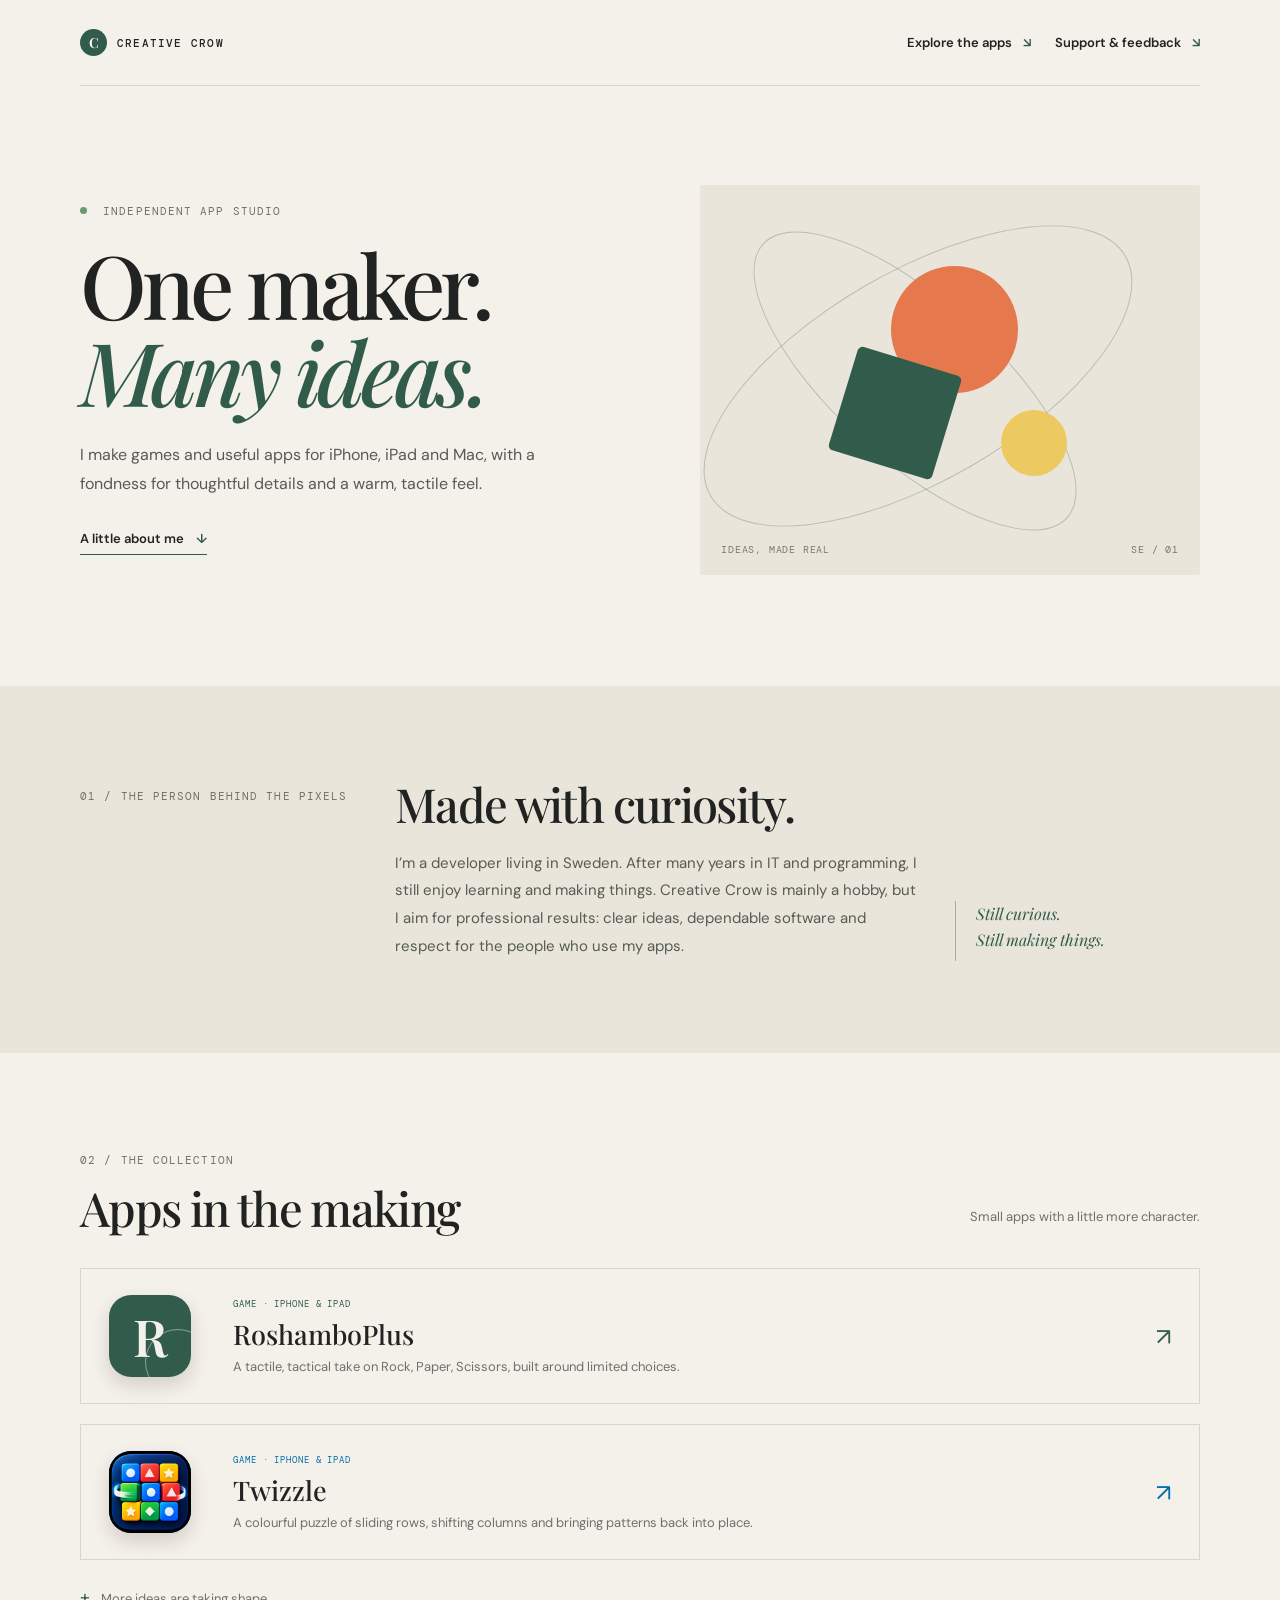
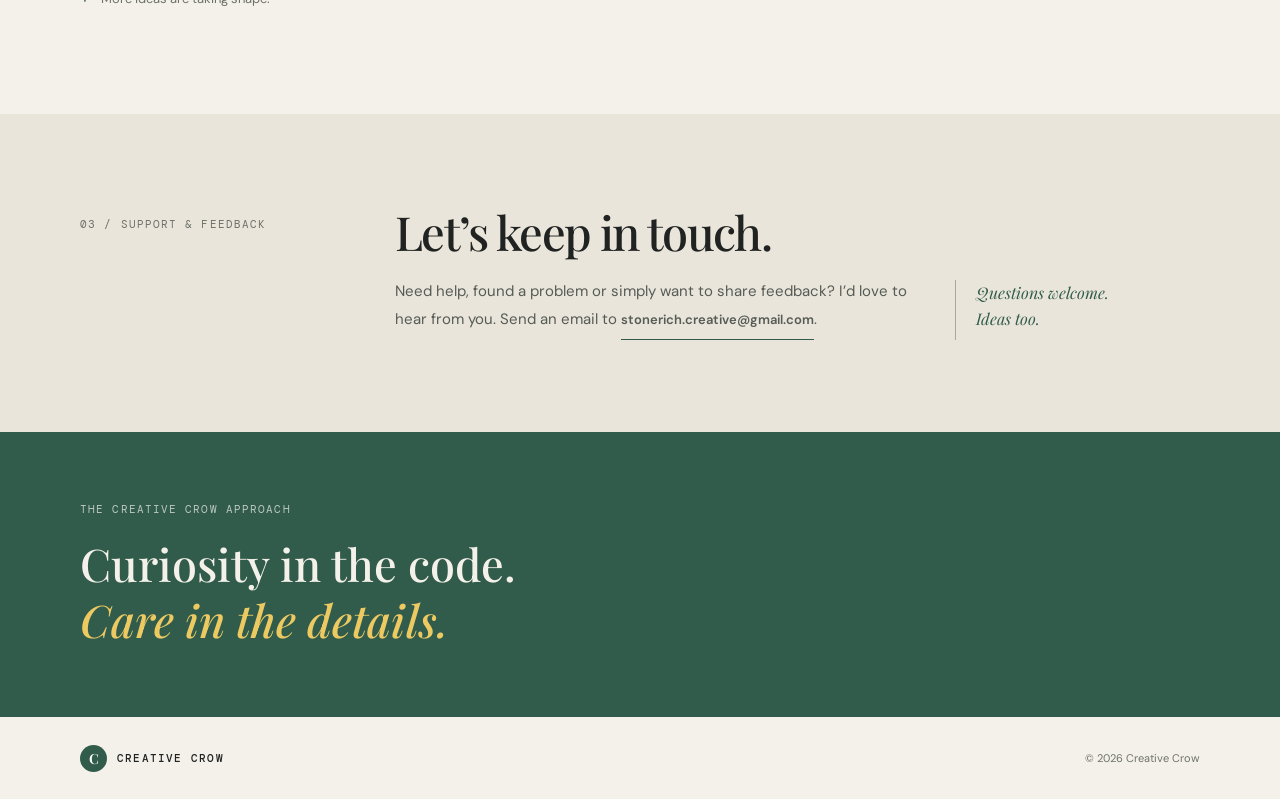
<file: index.html>
<!doctype html>
<html lang="en">
<head>
  <meta charset="utf-8">
  <meta name="viewport" content="width=device-width, initial-scale=1">
  <meta name="theme-color" content="#f4f1ea">
  <meta name="description" content="Independent iOS and Mac apps, thoughtfully made in Sweden by an experienced developer.">
  <title>Creative Crow — Independent apps, thoughtfully made</title>
  <link rel="stylesheet" href="styles.css">
</head>
<body>
  <header class="site-header wrap">
    <a class="wordmark" href="index.html" aria-label="Creative Crow home"><span class="wordmark-mark">C</span> CREATIVE CROW</a>
    <nav aria-label="Primary navigation">
      <a class="header-link" href="#apps">Explore the apps <span aria-hidden="true">↘</span></a>
      <a class="header-link" href="#support">Support &amp; feedback <span aria-hidden="true">↘</span></a>
    </nav>
  </header>

  <main>
    <section class="hero wrap">
      <div class="hero-copy">
        <p class="eyebrow"><span class="status-dot"></span> Independent app studio</p>
        <h1>One maker.<br><em>Many ideas.</em></h1>
        <p class="hero-lede">I make games and useful apps for iPhone, iPad and Mac, with a fondness for thoughtful details and a warm, tactile feel.</p>
        <a class="text-link" href="#about">A little about me <span aria-hidden="true">↓</span></a>
      </div>
      <div class="hero-art" aria-label="Creative Crow studio mark: three colourful shapes in motion" role="img">
        <div class="orbit orbit-one"></div><div class="orbit orbit-two"></div>
        <div class="art-sun"></div><div class="art-square"></div><div class="art-orb"></div>
        <span class="art-caption">IDEAS, MADE REAL</span>
        <span class="art-index">SE / 01</span>
      </div>
    </section>

    <section class="about-band" id="about">
      <div class="wrap about-grid">
        <p class="eyebrow">01 / The person behind the pixels</p>
        <div>
          <h2>Made with curiosity.</h2>
          <p>I’m a developer living in Sweden. After many years in IT and programming, I still enjoy learning and making things. Creative Crow is mainly a hobby, but I aim for professional results: clear ideas, dependable software and respect for the people who use my apps.</p>
        </div>
        <div class="about-note"><span class="note-line"></span><p>Still curious.<br>Still making things.</p></div>
      </div>
    </section>

    <section class="apps-section wrap" id="apps">
      <div class="section-heading">
        <div><p class="eyebrow">02 / The collection</p><h2>Apps in the making</h2></div>
        <p class="section-intro">Small apps with a little more character.</p>
      </div>
      <a class="app-card" href="roshambo-plus/">
        <div class="app-icon" aria-hidden="true"><span>R</span><i></i></div>
        <div class="app-info"><p class="eyebrow">GAME · iPhone &amp; iPad</p><h3>RoshamboPlus</h3><p>A tactile, tactical take on Rock, Paper, Scissors, built around limited choices.</p></div>
        <span class="card-arrow" aria-label="View RoshamboPlus">↗</span>
      </a>
      <a class="app-card twizzle-card" href="twizzle/">
        <div class="app-icon" aria-hidden="true"><img src="images/twizzle_icon.png" alt="" width="1024" height="1024" loading="lazy"></div>
        <div class="app-info"><p class="eyebrow">GAME · iPhone &amp; iPad</p><h3>Twizzle</h3><p>A colourful puzzle of sliding rows, shifting columns and bringing patterns back into place.</p></div>
        <span class="card-arrow" aria-label="View Twizzle">↗</span>
      </a>
      <p class="coming-note"><span>+</span> More ideas are taking shape.</p>
    </section>

    <section class="about-band" id="support">
      <div class="wrap about-grid">
        <p class="eyebrow">03 / Support &amp; feedback</p>
        <div>
          <h2>Let’s keep in touch.</h2>
          <p>Need help, found a problem or simply want to share feedback? I’d love to hear from you. Send an email to <a class="text-link" href="mailto:stonerich.creative@gmail.com">stonerich.creative@gmail.com</a>.</p>
        </div>
        <div class="about-note"><span class="note-line"></span><p>Questions welcome.<br>Ideas too.</p></div>
      </div>
    </section>

    <section class="closing-band">
      <div class="wrap closing-content"><p class="eyebrow">THE CREATIVE CROW APPROACH</p><p>Curiosity in the code.<br><em>Care in the details.</em></p></div>
    </section>
  </main>

  <footer class="site-footer wrap"><a class="wordmark" href="index.html"><span class="wordmark-mark">C</span> CREATIVE CROW</a><span>© <span id="year">2026</span> Creative Crow</span></footer>
</body>
</html>
</file>
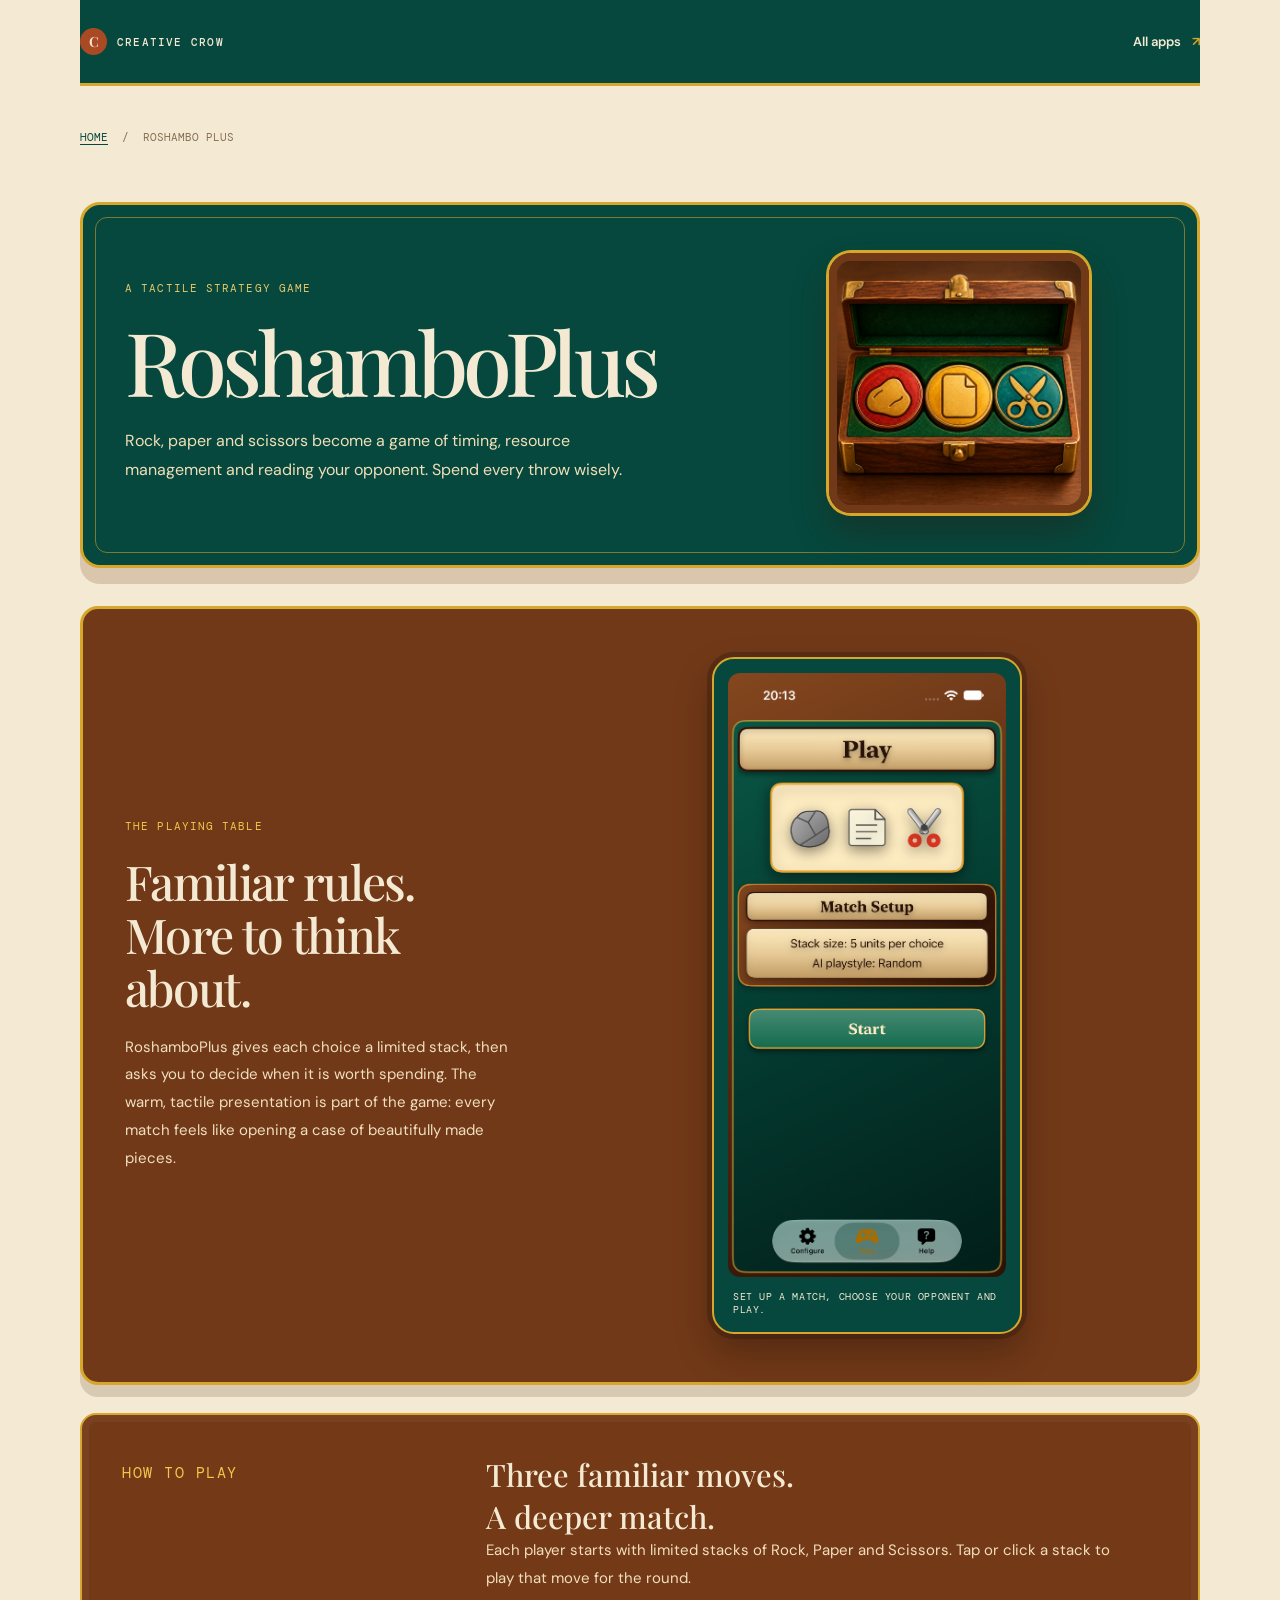
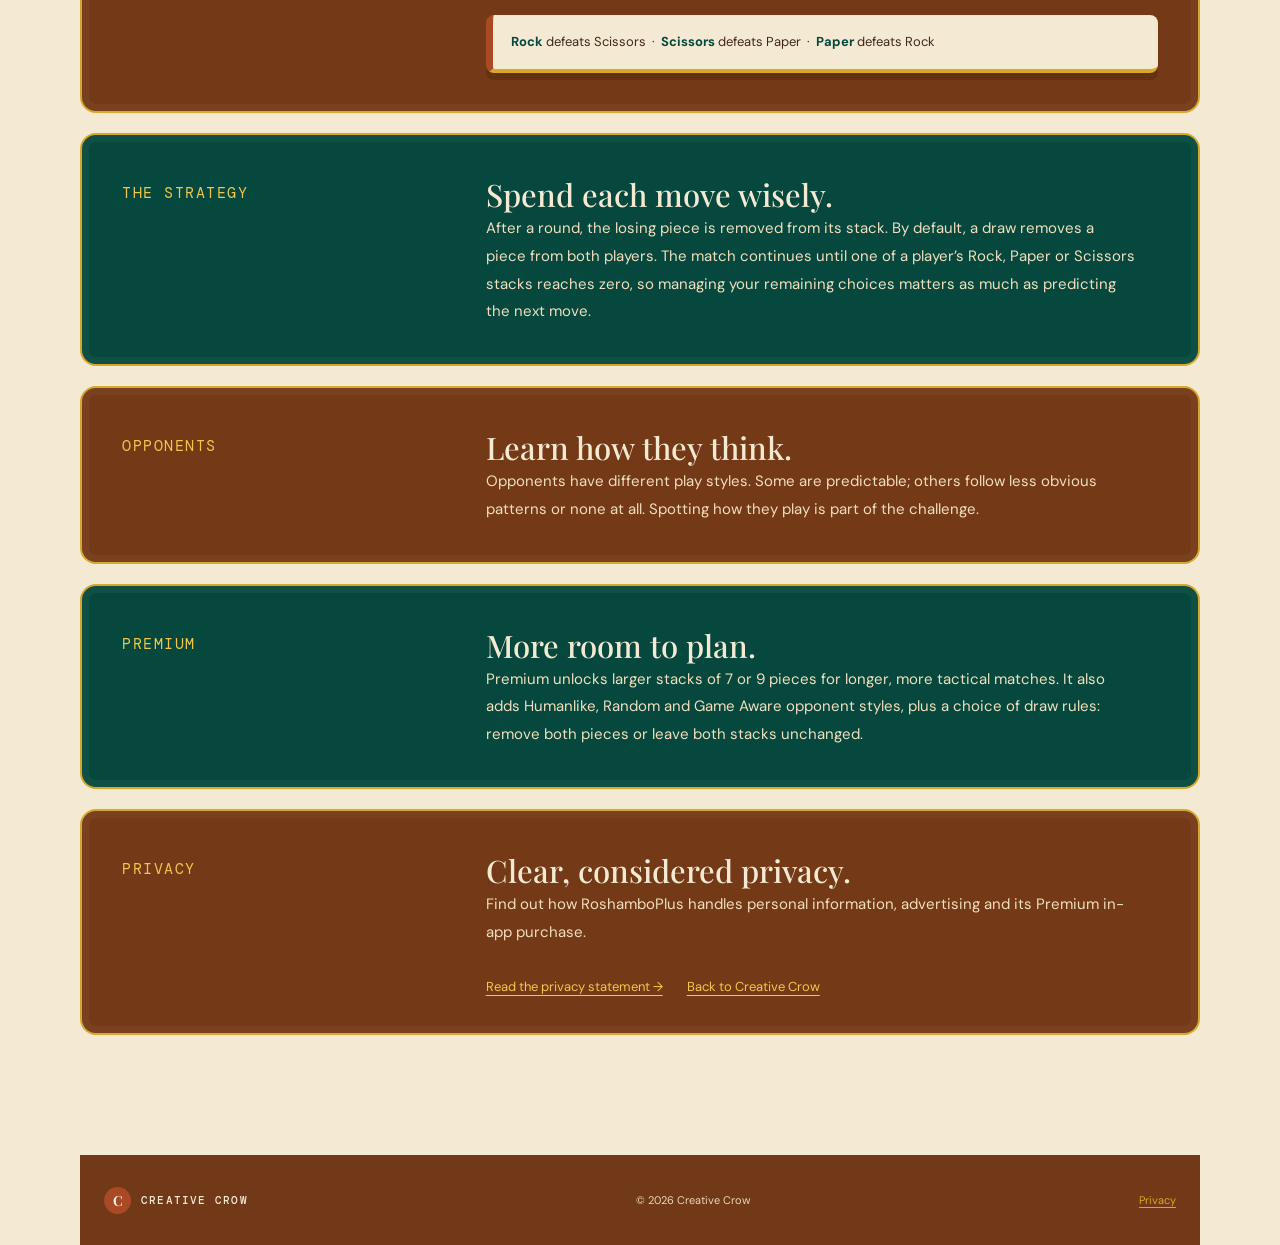
<file: roshambo-plus/index.html>
<!doctype html>
<html lang="en">
<head>
  <meta charset="utf-8">
  <meta name="viewport" content="width=device-width, initial-scale=1">
  <meta name="theme-color" content="#06483d">
  <meta name="description" content="RoshamboPlus is a strategic take on Rock, Paper, Scissors, presented as a tactile game of choices, stacks and timing.">
  <title>RoshamboPlus — Creative Crow</title>
  <link rel="stylesheet" href="../styles.css">
</head>
<body class="app-page">
  <header class="site-header wrap">
    <a class="wordmark" href="../index.html"><span class="wordmark-mark">C</span> CREATIVE CROW</a>
    <a class="header-link" href="../index.html">All apps <span aria-hidden="true">↗</span></a>
  </header>
  <main class="wrap page-main">
    <p class="breadcrumb"><a href="../index.html">HOME</a> &nbsp;/&nbsp; ROSHAMBO PLUS</p>
    <section class="product-hero">
      <div>
        <p class="eyebrow">A TACTILE STRATEGY GAME</p>
        <h1>RoshamboPlus</h1>
        <p class="lead">Rock, paper and scissors become a game of timing, resource management and reading your opponent. Spend every throw wisely.</p>
      </div>
      <div class="product-stamp product-icon"><img src="../images/roshambo_icon_1024.png" alt="RoshamboPlus app icon showing rock, paper and scissors"></div>
    </section>
    <section class="product-showcase">
      <div class="showcase-copy"><p class="eyebrow">THE PLAYING TABLE</p><h2>Familiar rules.<br>More to think about.</h2><p>RoshamboPlus gives each choice a limited stack, then asks you to decide when it is worth spending. The warm, tactile presentation is part of the game: every match feels like opening a case of beautifully made pieces.</p></div>
      <figure class="screenshot-frame"><img src="../images/play_screenshot.png" alt="RoshamboPlus Play screen showing the match setup and Start button"><figcaption>Set up a match, choose your opponent and play.</figcaption></figure>
    </section>
    <section class="product-section">
      <p class="eyebrow">HOW TO PLAY</p>
      <div><h2>Three familiar moves.<br>A deeper match.</h2><p>Each player starts with limited stacks of Rock, Paper and Scissors. Tap or click a stack to play that move for the round.</p><div class="draft-note"><strong>Rock</strong> defeats Scissors &nbsp;·&nbsp; <strong>Scissors</strong> defeats Paper &nbsp;·&nbsp; <strong>Paper</strong> defeats Rock</div></div>
    </section>
    <section class="product-section">
      <p class="eyebrow">THE STRATEGY</p>
      <div><h2>Spend each move wisely.</h2><p>After a round, the losing piece is removed from its stack. By default, a draw removes a piece from both players. The match continues until one of a player’s Rock, Paper or Scissors stacks reaches zero, so managing your remaining choices matters as much as predicting the next move.</p></div>
    </section>
    <section class="product-section">
      <p class="eyebrow">OPPONENTS</p>
      <div><h2>Learn how they think.</h2><p>Opponents have different play styles. Some are predictable; others follow less obvious patterns or none at all. Spotting how they play is part of the challenge.</p></div>
    </section>
    <section class="product-section">
      <p class="eyebrow">PREMIUM</p>
      <div><h2>More room to plan.</h2><p>Premium unlocks larger stacks of 7 or 9 pieces for longer, more tactical matches. It also adds Humanlike, Random and Game Aware opponent styles, plus a choice of draw rules: remove both pieces or leave both stacks unchanged.</p></div>
    </section>
    <section class="product-section">
      <p class="eyebrow">PRIVACY</p>
      <div><h2>Clear, considered privacy.</h2><p>Find out how RoshamboPlus handles personal information, advertising and its Premium in-app purchase.</p><div class="page-actions"><a href="privacy.html">Read the privacy statement →</a><a href="../index.html">Back to Creative Crow</a></div></div>
    </section>
  </main>
  <footer class="site-footer wrap"><a class="wordmark" href="../index.html"><span class="wordmark-mark">C</span> CREATIVE CROW</a><span>© 2026 Creative Crow</span><a href="privacy.html">Privacy</a></footer>
</body>
</html>
</file>
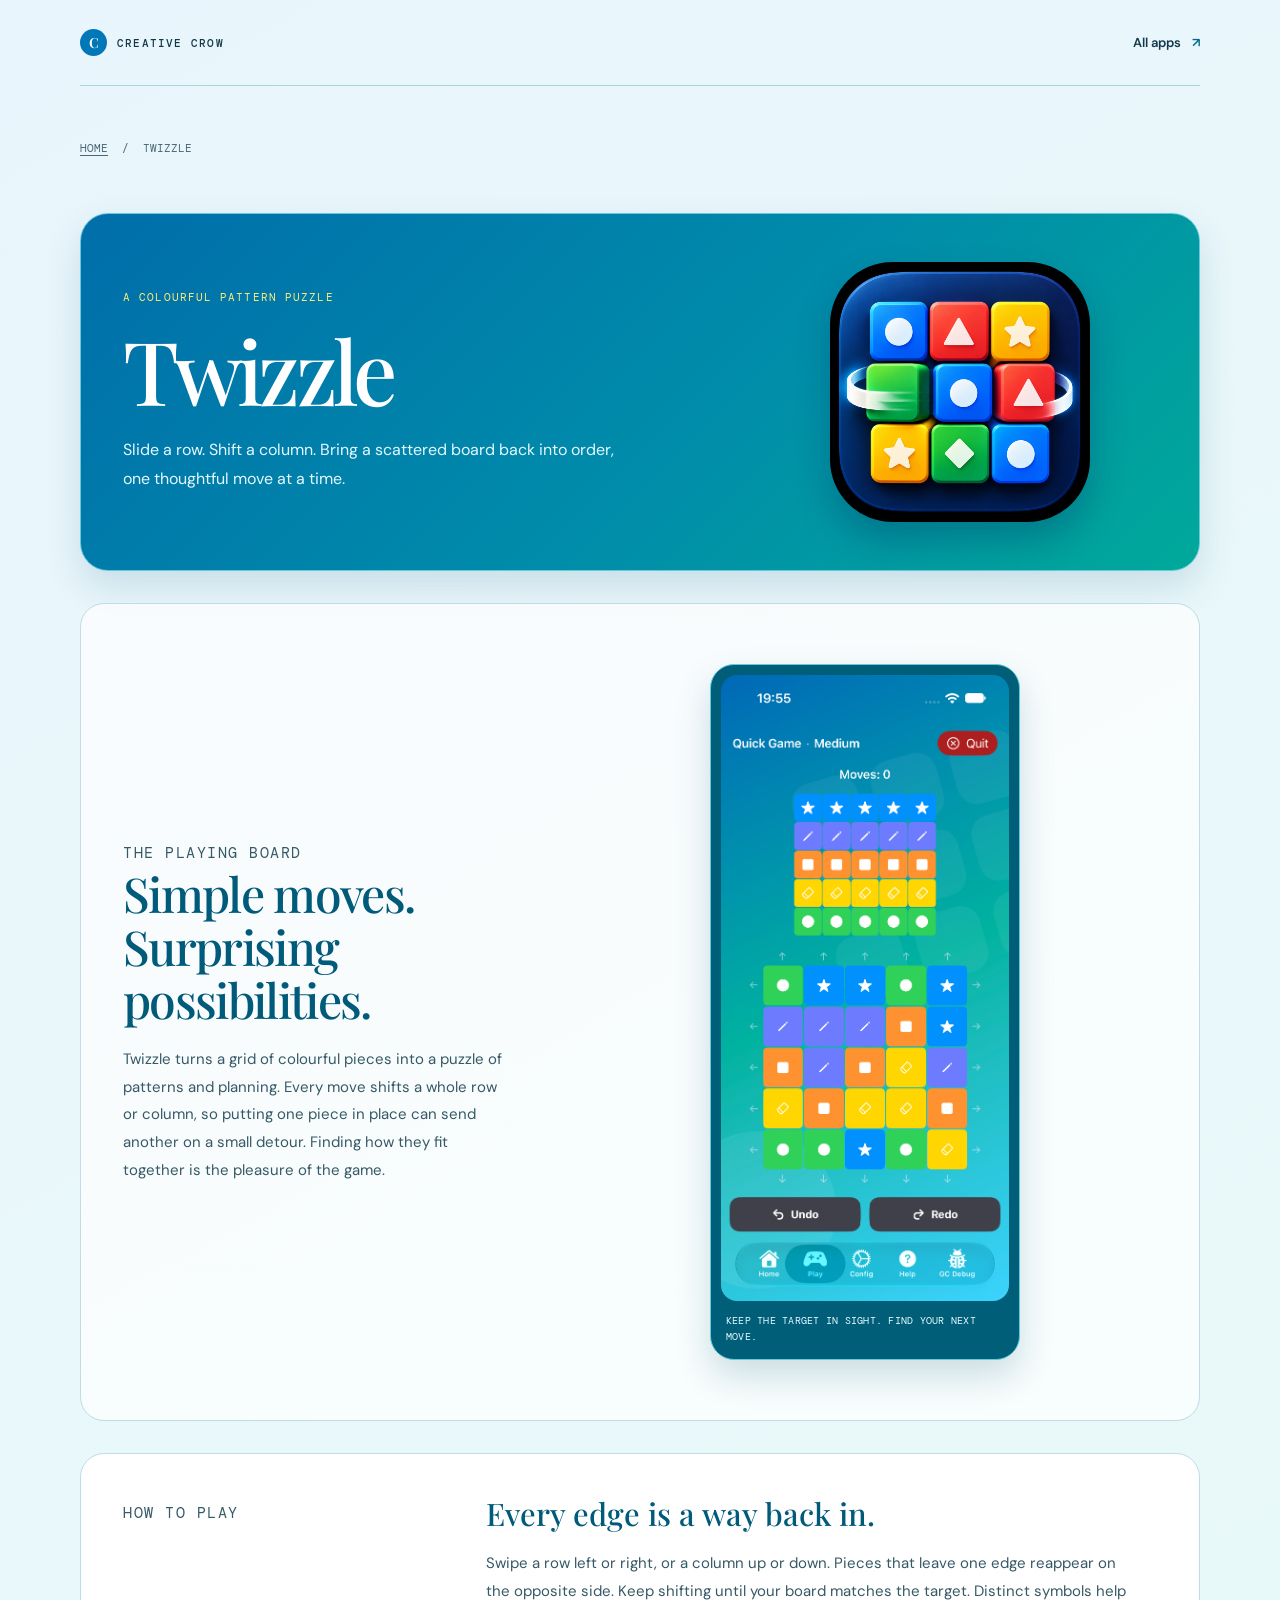
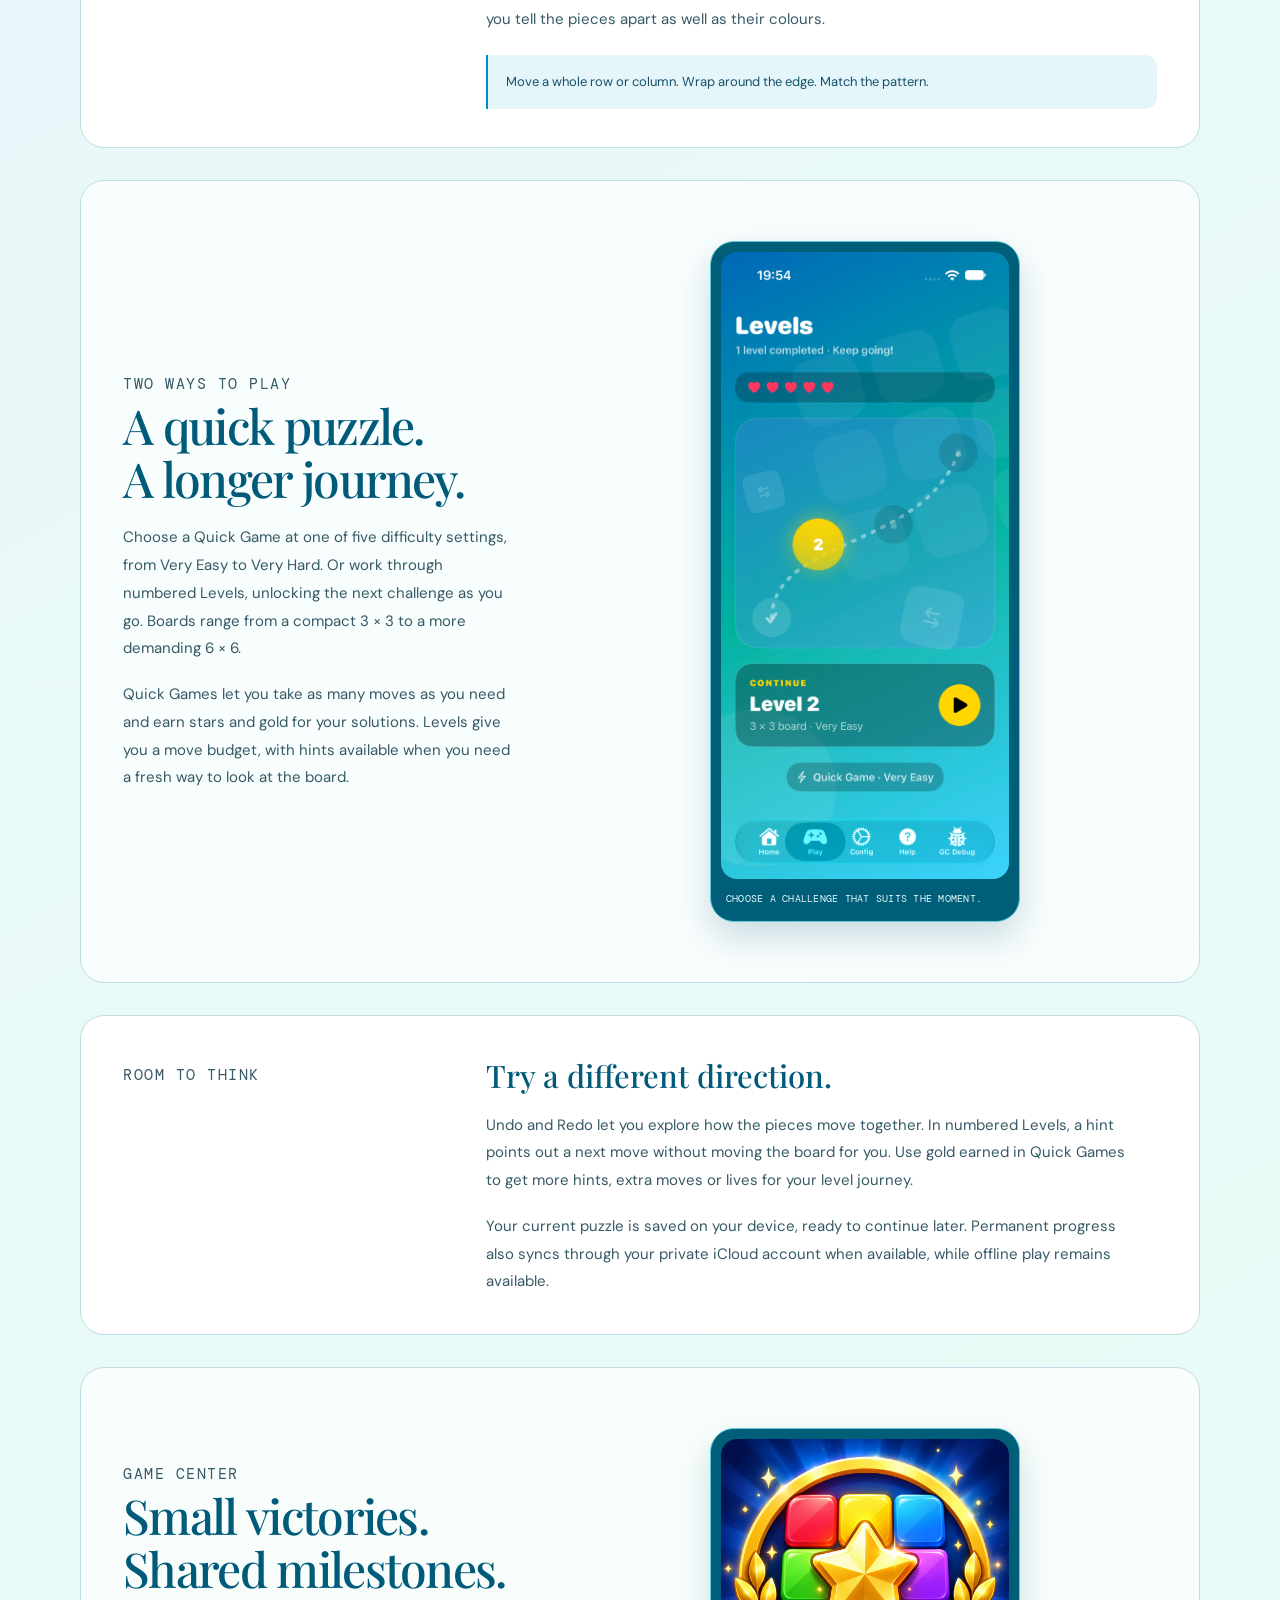
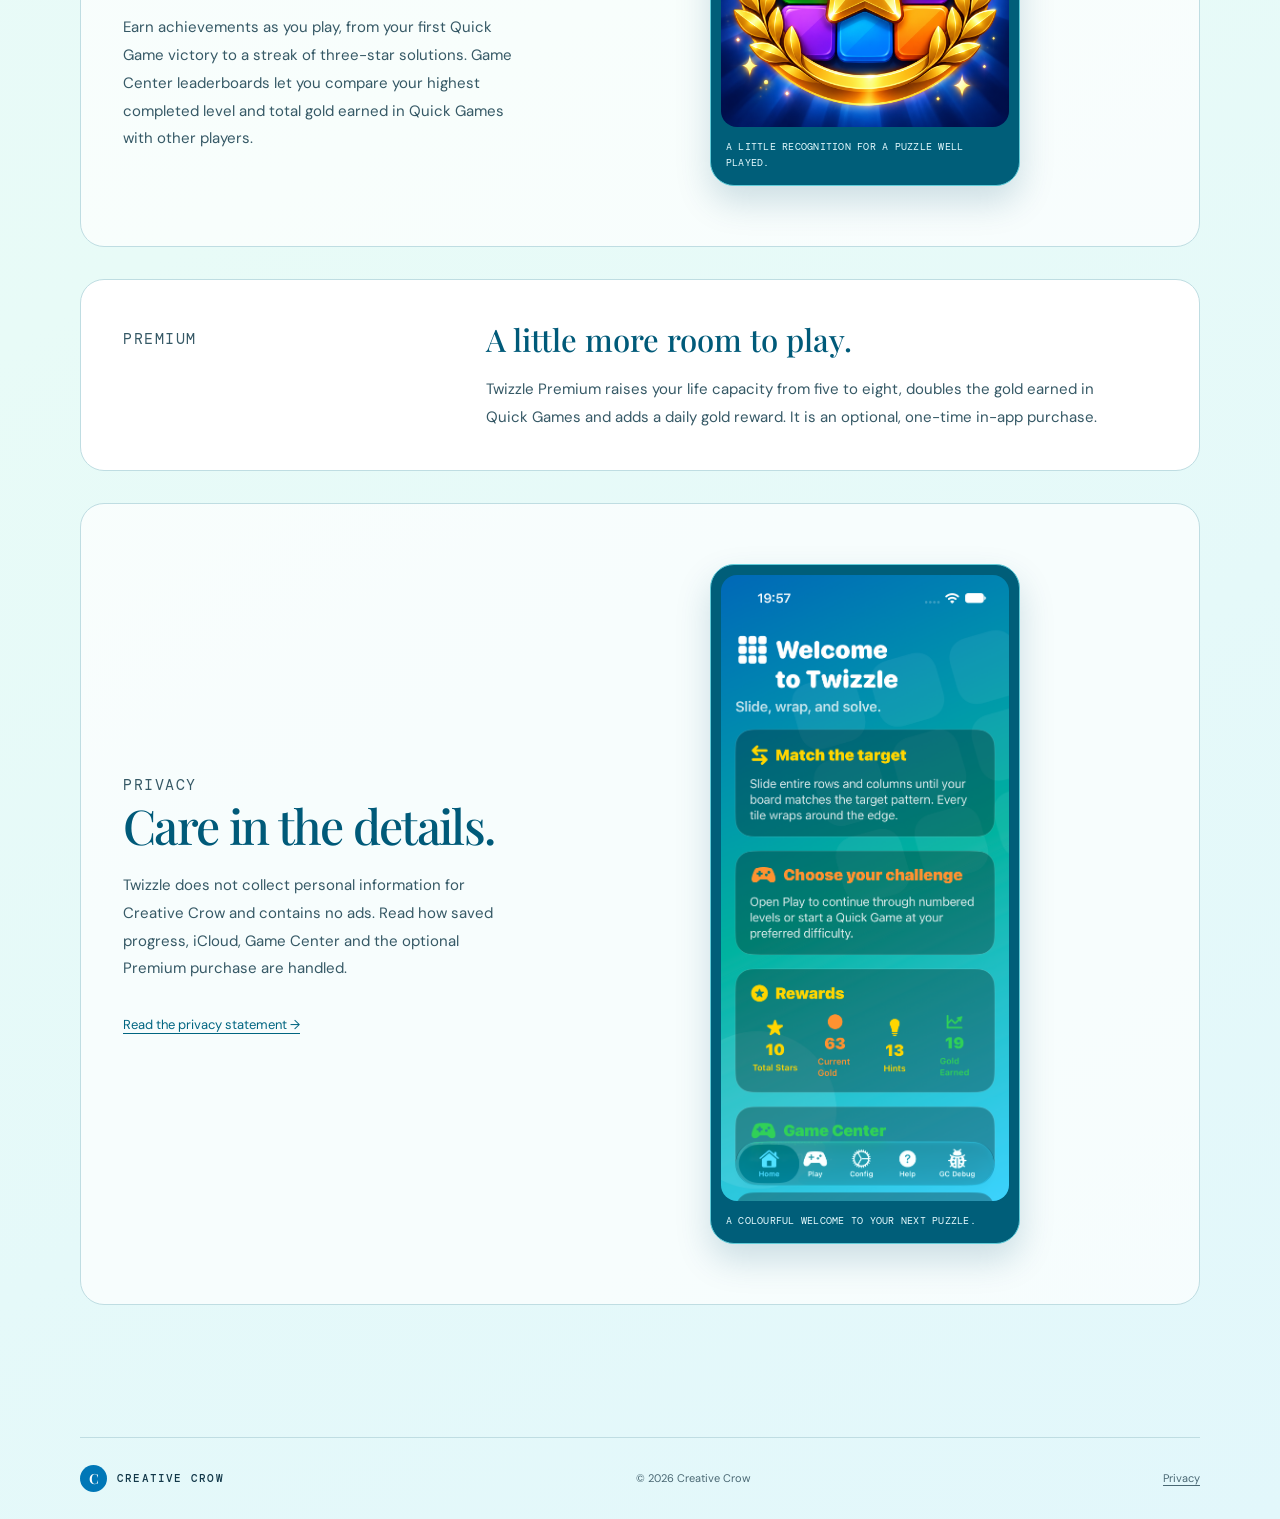
<file: twizzle/index.html>
<!doctype html>
<html lang="en">
<head>
  <meta charset="utf-8">
  <meta name="viewport" content="width=device-width, initial-scale=1">
  <meta name="theme-color" content="#006eaa">
  <meta name="description" content="Twizzle is a colourful puzzle game of sliding rows, shifting columns and finding your way back to a target pattern.">
  <title>Twizzle — Creative Crow</title>
  <link rel="stylesheet" href="../styles.css">
</head>
<body class="twizzle-page">
  <header class="site-header wrap">
    <a class="wordmark" href="../index.html"><span class="wordmark-mark">C</span> CREATIVE CROW</a>
    <a class="header-link" href="../index.html">All apps <span aria-hidden="true">↗</span></a>
  </header>
  <main class="wrap page-main">
    <p class="breadcrumb"><a href="../index.html">HOME</a> &nbsp;/&nbsp; TWIZZLE</p>
    <section class="product-hero">
      <div>
        <p class="eyebrow">A COLOURFUL PATTERN PUZZLE</p>
        <h1>Twizzle</h1>
        <p class="lead">Slide a row. Shift a column. Bring a scattered board back into order, one thoughtful move at a time.</p>
      </div>
      <div class="product-stamp product-icon"><img src="../images/twizzle_icon.png" alt="Twizzle app icon showing colourful tiles and a wraparound arrow" width="1024" height="1024"></div>
    </section>
    <section class="product-showcase">
      <div class="showcase-copy"><p class="eyebrow">THE PLAYING BOARD</p><h2>Simple moves.<br>Surprising possibilities.</h2><p>Twizzle turns a grid of colourful pieces into a puzzle of patterns and planning. Every move shifts a whole row or column, so putting one piece in place can send another on a small detour. Finding how they fit together is the pleasure of the game.</p></div>
      <figure class="screenshot-frame"><img src="../images/twizzle_playing.png" alt="Twizzle puzzle with a target pattern above the mixed board and arrows for moving rows and columns" width="1206" height="2622"><figcaption>Keep the target in sight. Find your next move.</figcaption></figure>
    </section>
    <section class="product-section">
      <p class="eyebrow">HOW TO PLAY</p>
      <div><h2>Every edge is a way back in.</h2><p>Swipe a row left or right, or a column up or down. Pieces that leave one edge reappear on the opposite side. Keep shifting until your board matches the target. Distinct symbols help you tell the pieces apart as well as their colours.</p><div class="draft-note">Move a whole row or column. Wrap around the edge. Match the pattern.</div></div>
    </section>
    <section class="product-showcase">
      <div class="showcase-copy"><p class="eyebrow">TWO WAYS TO PLAY</p><h2>A quick puzzle.<br>A longer journey.</h2><p>Choose a Quick Game at one of five difficulty settings, from Very Easy to Very Hard. Or work through numbered Levels, unlocking the next challenge as you go. Boards range from a compact 3 × 3 to a more demanding 6 × 6.</p><p>Quick Games let you take as many moves as you need and earn stars and gold for your solutions. Levels give you a move budget, with hints available when you need a fresh way to look at the board.</p></div>
      <figure class="screenshot-frame"><img src="../images/twizzle_startplay.png" alt="Twizzle Play screen with Quick Game and numbered Level options" width="1206" height="2622" loading="lazy"><figcaption>Choose a challenge that suits the moment.</figcaption></figure>
    </section>
    <section class="product-section">
      <p class="eyebrow">ROOM TO THINK</p>
      <div><h2>Try a different direction.</h2><p>Undo and Redo let you explore how the pieces move together. In numbered Levels, a hint points out a next move without moving the board for you. Use gold earned in Quick Games to get more hints, extra moves or lives for your level journey.</p><p>Your current puzzle is saved on your device, ready to continue later. Permanent progress also syncs through your private iCloud account when available, while offline play remains available.</p></div>
    </section>
    <section class="product-showcase">
      <div class="showcase-copy"><p class="eyebrow">GAME CENTER</p><h2>Small victories.<br>Shared milestones.</h2><p>Earn achievements as you play, from your first Quick Game victory to a streak of three-star solutions. Game Center leaderboards let you compare your highest completed level and total gold earned in Quick Games with other players.</p></div>
      <figure class="screenshot-frame"><img src="../images/twizzle_achievement_default.png" alt="Twizzle achievement artwork showing a gold star over colourful puzzle tiles" width="1024" height="1024" loading="lazy"><figcaption>A little recognition for a puzzle well played.</figcaption></figure>
    </section>
    <section class="product-section">
      <p class="eyebrow">PREMIUM</p>
      <div><h2>A little more room to play.</h2><p>Twizzle Premium raises your life capacity from five to eight, doubles the gold earned in Quick Games and adds a daily gold reward. It is an optional, one-time in-app purchase.</p></div>
    </section>
    <section class="product-showcase">
      <div class="showcase-copy"><p class="eyebrow">PRIVACY</p><h2>Care in the details.</h2><p>Twizzle does not collect personal information for Creative Crow and contains no ads. Read how saved progress, iCloud, Game Center and the optional Premium purchase are handled.</p><div class="page-actions"><a href="privacy.html">Read the privacy statement →</a></div></div>
      <figure class="screenshot-frame"><img src="../images/twizzle_home.png" alt="Twizzle Home screen introducing the puzzle and showing earned rewards" width="1206" height="2622" loading="lazy"><figcaption>A colourful welcome to your next puzzle.</figcaption></figure>
    </section>
  </main>
  <footer class="site-footer wrap"><a class="wordmark" href="../index.html"><span class="wordmark-mark">C</span> CREATIVE CROW</a><span>© 2026 Creative Crow</span><a href="privacy.html">Privacy</a></footer>
</body>
</html>
</file>
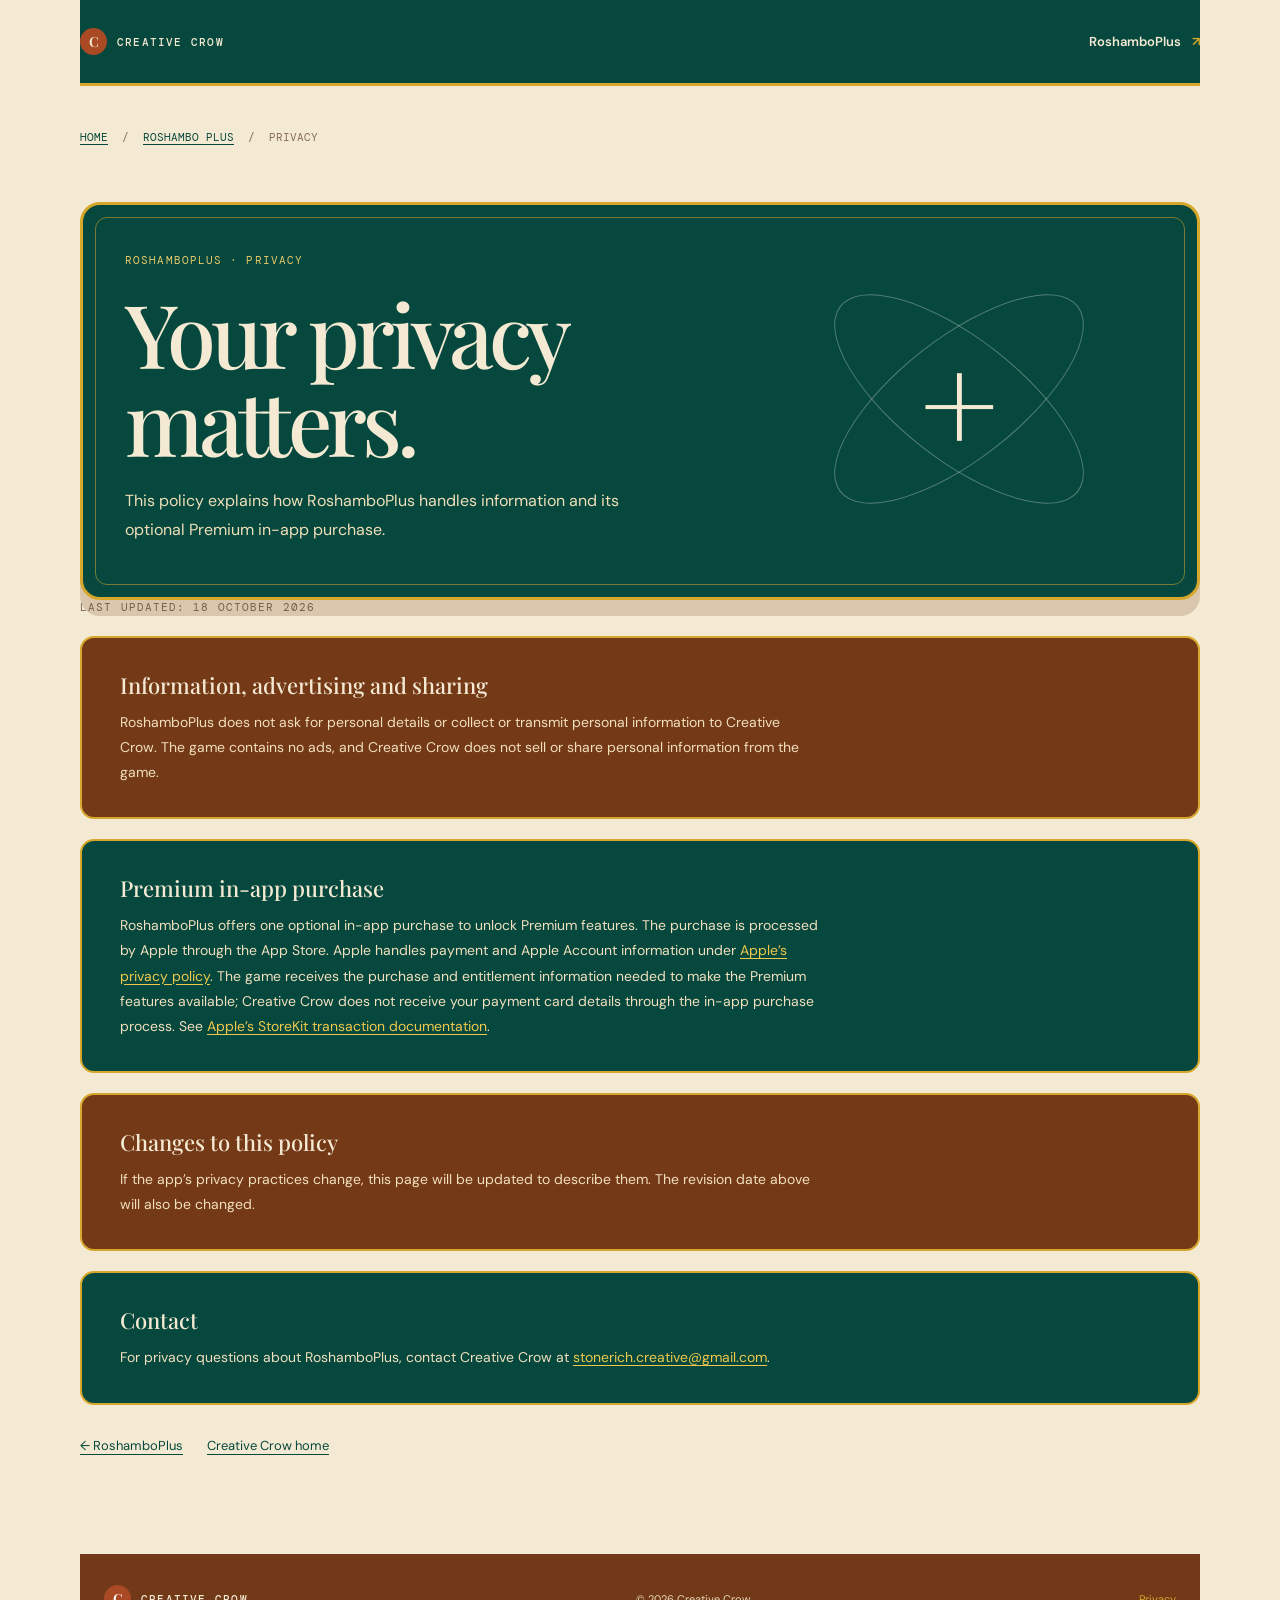
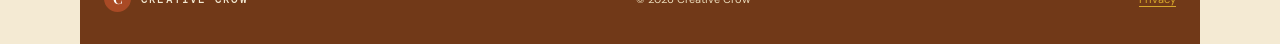
<file: roshambo-plus/privacy.html>
<!doctype html>
<html lang="en">
<head>
  <meta charset="utf-8">
  <meta name="viewport" content="width=device-width, initial-scale=1">
  <meta name="theme-color" content="#f4f1ea">
  <meta name="description" content="Privacy information for RoshamboPlus, an independently developed game by Creative Crow.">
  <title>Privacy — RoshamboPlus — Creative Crow</title>
  <link rel="stylesheet" href="../styles.css">
</head>
<body class="app-page">
  <header class="site-header wrap">
    <a class="wordmark" href="../index.html"><span class="wordmark-mark">C</span> CREATIVE CROW</a>
    <a class="header-link" href="./">RoshamboPlus <span aria-hidden="true">↗</span></a>
  </header>
  <main class="wrap page-main">
    <p class="breadcrumb"><a href="../index.html">HOME</a> &nbsp;/&nbsp; <a href="./">ROSHAMBO PLUS</a> &nbsp;/&nbsp; PRIVACY</p>
    <section class="product-hero">
      <div>
        <p class="eyebrow">ROSHAMBOPLUS · PRIVACY</p>
        <h1>Your privacy<br>matters.</h1>
        <p class="lead">This policy explains how RoshamboPlus handles information and its optional Premium in-app purchase.</p>
      </div>
      <div class="product-stamp" aria-hidden="true"><span class="stamp-letter">+</span></div>
    </section>
    <p class="eyebrow">Last updated: 18 October 2026</p>
    <section class="policy-section"><h2>Information, advertising and sharing</h2><p>RoshamboPlus does not ask for personal details or collect or transmit personal information to Creative Crow. The game contains no ads, and Creative Crow does not sell or share personal information from the game.</p></section>
    <section class="policy-section"><h2>Premium in-app purchase</h2><p>RoshamboPlus offers one optional in-app purchase to unlock Premium features. The purchase is processed by Apple through the App Store. Apple handles payment and Apple Account information under <a href="https://www.apple.com/legal/privacy/">Apple’s privacy policy</a>. The game receives the purchase and entitlement information needed to make the Premium features available; Creative Crow does not receive your payment card details through the in-app purchase process. See <a href="https://developer.apple.com/documentation/storekit/transaction">Apple’s StoreKit transaction documentation</a>.</p></section>
    <section class="policy-section"><h2>Changes to this policy</h2><p>If the app’s privacy practices change, this page will be updated to describe them. The revision date above will also be changed.</p></section>
    <section class="policy-section"><h2>Contact</h2><p>For privacy questions about RoshamboPlus, contact Creative Crow at <a href="mailto:stonerich.creative@gmail.com">stonerich.creative@gmail.com</a>.</p></section>
    <div class="page-actions"><a href="./">← RoshamboPlus</a><a href="../index.html">Creative Crow home</a></div>
  </main>
  <footer class="site-footer wrap"><a class="wordmark" href="../index.html"><span class="wordmark-mark">C</span> CREATIVE CROW</a><span>© 2026 Creative Crow</span><a href="privacy.html">Privacy</a></footer>
</body>
</html>
</file>
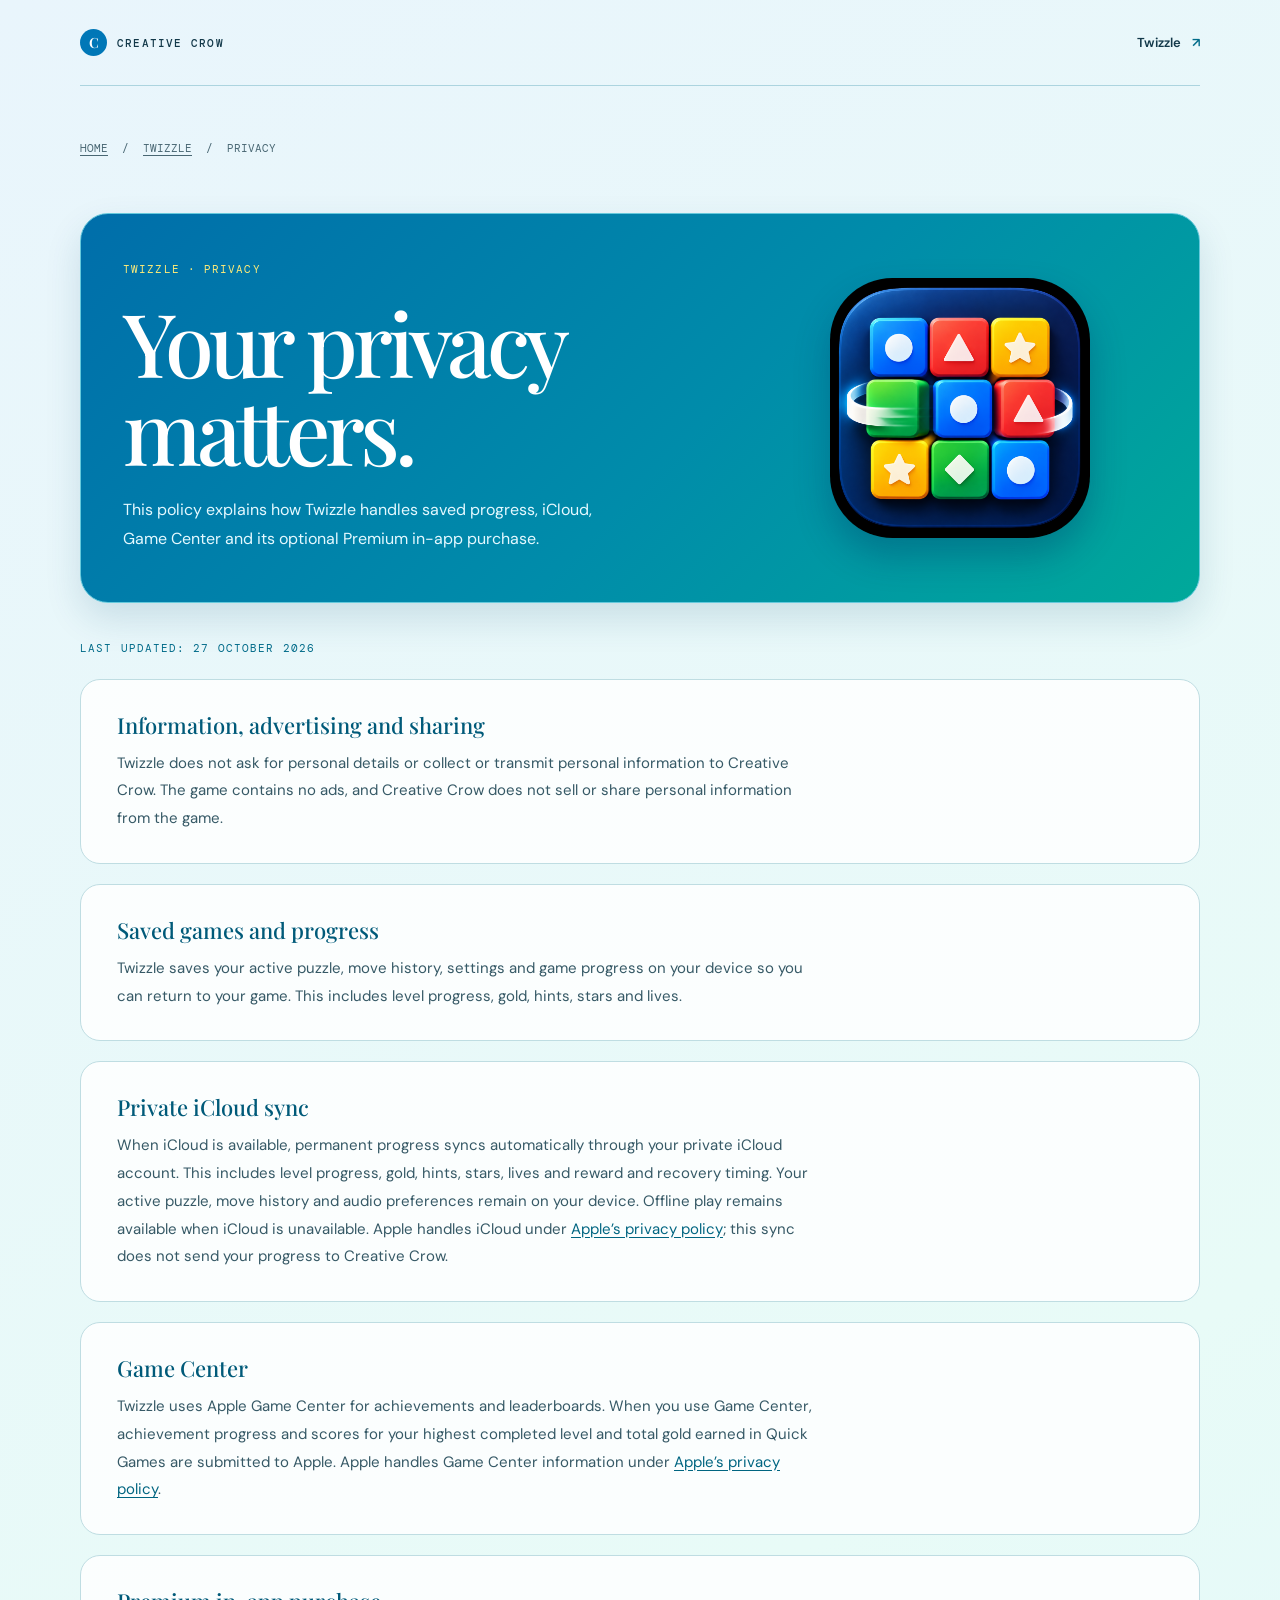
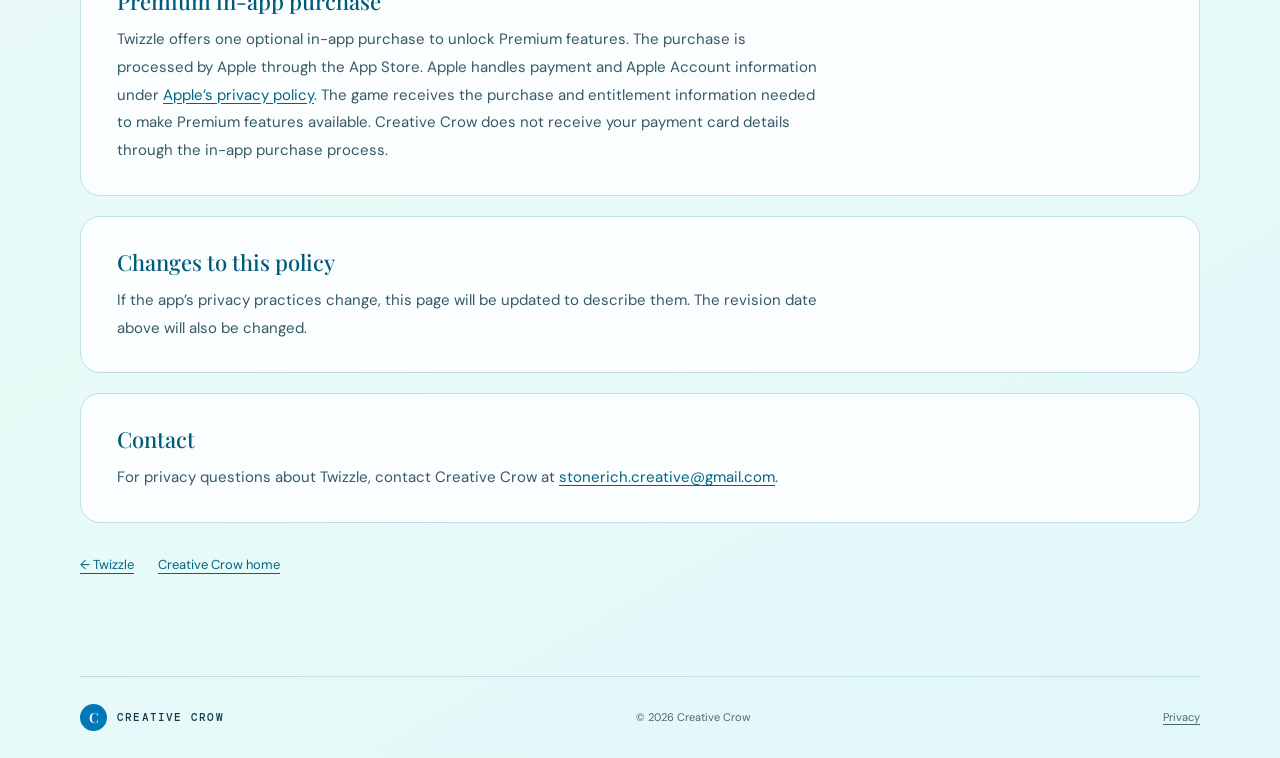
<file: twizzle/privacy.html>
<!doctype html>
<html lang="en">
<head>
  <meta charset="utf-8">
  <meta name="viewport" content="width=device-width, initial-scale=1">
  <meta name="theme-color" content="#006eaa">
  <meta name="description" content="Privacy information for Twizzle, including saved progress, private iCloud sync, Game Center and the optional Premium purchase.">
  <title>Privacy — Twizzle — Creative Crow</title>
  <link rel="stylesheet" href="../styles.css">
</head>
<body class="twizzle-page">
  <header class="site-header wrap">
    <a class="wordmark" href="../index.html"><span class="wordmark-mark">C</span> CREATIVE CROW</a>
    <a class="header-link" href="./">Twizzle <span aria-hidden="true">↗</span></a>
  </header>
  <main class="wrap page-main">
    <p class="breadcrumb"><a href="../index.html">HOME</a> &nbsp;/&nbsp; <a href="./">TWIZZLE</a> &nbsp;/&nbsp; PRIVACY</p>
    <section class="product-hero">
      <div>
        <p class="eyebrow">TWIZZLE · PRIVACY</p>
        <h1>Your privacy<br>matters.</h1>
        <p class="lead">This policy explains how Twizzle handles saved progress, iCloud, Game Center and its optional Premium in-app purchase.</p>
      </div>
      <div class="product-stamp product-icon"><img src="../images/twizzle_icon.png" alt="Twizzle app icon" width="1024" height="1024"></div>
    </section>
    <p class="eyebrow policy-date">Last updated: 27 October 2026</p>
    <section class="policy-section"><h2>Information, advertising and sharing</h2><p>Twizzle does not ask for personal details or collect or transmit personal information to Creative Crow. The game contains no ads, and Creative Crow does not sell or share personal information from the game.</p></section>
    <section class="policy-section"><h2>Saved games and progress</h2><p>Twizzle saves your active puzzle, move history, settings and game progress on your device so you can return to your game. This includes level progress, gold, hints, stars and lives.</p></section>
    <section class="policy-section"><h2>Private iCloud sync</h2><p>When iCloud is available, permanent progress syncs automatically through your private iCloud account. This includes level progress, gold, hints, stars, lives and reward and recovery timing. Your active puzzle, move history and audio preferences remain on your device. Offline play remains available when iCloud is unavailable. Apple handles iCloud under <a href="https://www.apple.com/legal/privacy/">Apple’s privacy policy</a>; this sync does not send your progress to Creative Crow.</p></section>
    <section class="policy-section"><h2>Game Center</h2><p>Twizzle uses Apple Game Center for achievements and leaderboards. When you use Game Center, achievement progress and scores for your highest completed level and total gold earned in Quick Games are submitted to Apple. Apple handles Game Center information under <a href="https://www.apple.com/legal/privacy/">Apple’s privacy policy</a>.</p></section>
    <section class="policy-section"><h2>Premium in-app purchase</h2><p>Twizzle offers one optional in-app purchase to unlock Premium features. The purchase is processed by Apple through the App Store. Apple handles payment and Apple Account information under <a href="https://www.apple.com/legal/privacy/">Apple’s privacy policy</a>. The game receives the purchase and entitlement information needed to make Premium features available. Creative Crow does not receive your payment card details through the in-app purchase process.</p></section>
    <section class="policy-section"><h2>Changes to this policy</h2><p>If the app’s privacy practices change, this page will be updated to describe them. The revision date above will also be changed.</p></section>
    <section class="policy-section"><h2>Contact</h2><p>For privacy questions about Twizzle, contact Creative Crow at <a href="mailto:stonerich.creative@gmail.com">stonerich.creative@gmail.com</a>.</p></section>
    <div class="page-actions"><a href="./">← Twizzle</a><a href="../index.html">Creative Crow home</a></div>
  </main>
  <footer class="site-footer wrap"><a class="wordmark" href="../index.html"><span class="wordmark-mark">C</span> CREATIVE CROW</a><span>© 2026 Creative Crow</span><a href="privacy.html">Privacy</a></footer>
</body>
</html>
</file>
<file: styles.css>
@import url('https://fonts.googleapis.com/css2?family=DM+Mono:wght@400;500&family=DM+Sans:wght@400;500;600;700&family=Playfair+Display:ital,wght@0,500;0,600;1,500;1,600&display=swap');

:root{--paper:#f4f1ea;--ink:#202322;--muted:#6e716b;--line:#d9d5ca;--green:#315c4b;--orange:#e6784d;--yellow:#edc962;--display:'Playfair Display',Georgia,serif;--body:'DM Sans',Arial,sans-serif;--mono:'DM Mono',monospace}
*{box-sizing:border-box}html{scroll-behavior:smooth}body{margin:0;background:var(--paper);color:var(--ink);font-family:var(--body);-webkit-font-smoothing:antialiased}a{color:inherit;text-decoration:none}.wrap{width:min(1120px,calc(100% - 64px));margin-inline:auto}.site-header{height:86px;display:flex;align-items:center;justify-content:space-between;border-bottom:1px solid var(--line)}.wordmark{display:inline-flex;align-items:center;gap:10px;font:500 11px var(--mono);letter-spacing:.11em}.wordmark-mark{width:27px;height:27px;display:grid;place-items:center;border-radius:50%;background:var(--green);color:#fff;font:600 14px var(--display);letter-spacing:0}.header-link,.text-link{font-size:13px;font-weight:600}.header-link span{margin-left:8px;color:var(--green)}.hero{min-height:600px;display:grid;grid-template-columns:1fr .9fr;align-items:center;gap:65px;padding-block:65px 78px}.eyebrow{margin:0 0 22px;font:11px var(--mono);letter-spacing:.1em;text-transform:uppercase;color:var(--muted)}.status-dot{display:inline-block;width:7px;height:7px;background:#6c9674;border-radius:50%;margin-right:8px;vertical-align:1px}.hero h1{margin:0;font:500 clamp(56px,7vw,88px)/.99 var(--display);letter-spacing:-.055em}.hero h1 em,.closing-content em{color:var(--green);font-weight:500}.hero-lede{max-width:490px;margin:27px 0 29px;color:#565b56;font-size:16px;line-height:1.8}.text-link{display:inline-flex;gap:12px;align-items:center;border-bottom:1px solid var(--green);padding-bottom:7px}.text-link span{color:var(--green)}.hero-art{height:390px;position:relative;overflow:hidden;background:#e9e5da;border-radius:3px}.orbit{position:absolute;border:1px solid rgba(49,92,75,.28);border-radius:50%;transform:rotate(-30deg)}.orbit-one{width:480px;height:210px;top:86px;left:-22px}.orbit-two{width:410px;height:160px;top:116px;left:10px;transform:rotate(42deg)}.art-sun{position:absolute;width:127px;height:127px;background:var(--orange);border-radius:50%;top:81px;left:calc(50% - 59px)}.art-square{position:absolute;width:108px;height:108px;background:var(--green);transform:rotate(17deg);top:174px;left:calc(50% - 109px);border-radius:5px}.art-orb{position:absolute;width:66px;height:66px;background:var(--yellow);border-radius:50%;top:225px;left:calc(50% + 51px)}.art-caption,.art-index{position:absolute;bottom:19px;font:10px var(--mono);letter-spacing:.08em;color:#77786f}.art-caption{left:21px}.art-index{right:21px}.about-band{background:#e9e5da;padding:92px 0}.about-grid{display:grid;grid-template-columns:.8fr 1.5fr .7fr;gap:35px;align-items:start}.about-grid .eyebrow{padding-top:11px}.about-grid h2,.section-heading h2{font:500 clamp(34px,4vw,47px)/1.1 var(--display);letter-spacing:-.035em;margin:0 0 20px}.about-grid>div:nth-child(2)>p{max-width:590px;margin:0;color:#565b56;line-height:1.85;font-size:15px}.about-note{align-self:end;padding:0 0 7px 20px;border-left:1px solid #a8aa9e}.about-note p{font:italic 16px/1.65 var(--display);color:var(--green);margin:0}.apps-section{padding-block:100px 105px}.section-heading{display:flex;justify-content:space-between;align-items:end;margin-bottom:35px}.section-heading .eyebrow{margin-bottom:15px}.section-heading h2{margin:0}.section-intro{max-width:260px;color:var(--muted);font-size:13px;line-height:1.7;margin:0 0 5px}.app-card{display:grid;grid-template-columns:100px 1fr 50px;gap:24px;align-items:center;padding:26px 28px;border:1px solid var(--line);transition:background .2s,border-color .2s}.app-card:hover{background:#ede9de;border-color:#b7b6aa}.app-icon{height:82px;width:82px;background:var(--green);border-radius:22px;display:grid;place-items:center;position:relative;overflow:hidden;color:var(--paper)}.app-icon span{font:600 51px var(--display);z-index:1}.app-icon i{position:absolute;width:66px;height:66px;border:1px solid rgba(244,241,234,.46);border-radius:50%;top:34px;left:36px}.app-info .eyebrow{margin:0 0 6px;font-size:9px;color:var(--green)}.app-info h3{font:500 27px var(--display);margin:0 0 6px}.app-info>p:last-child{margin:0;font-size:13px;color:var(--muted)}.card-arrow{justify-self:end;font-size:24px;color:var(--green)}.coming-note{margin:25px 0 0;color:var(--muted);font-size:13px}.coming-note span{color:var(--green);font-size:18px;margin-right:8px}.closing-band{background:var(--green);color:var(--paper);padding:70px 0}.closing-content .eyebrow{color:#bbc8be;margin-bottom:19px}.closing-content>p:last-child{font:500 clamp(30px,4vw,45px)/1.25 var(--display);margin:0}.closing-content em{color:var(--yellow)}.site-footer{min-height:82px;display:flex;justify-content:space-between;align-items:center;color:var(--muted);font-size:11px}.site-footer .wordmark{color:var(--ink)}.site-footer>a:last-child{text-decoration:underline;text-underline-offset:3px}

/* App pages */
.product-stamp.product-icon{background:transparent;overflow:visible}.product-stamp.product-icon:before,.product-stamp.product-icon:after{display:none}.product-icon img{display:block;width:min(100%,260px);aspect-ratio:1;object-fit:contain;border-radius:22px;box-shadow:0 20px 45px rgba(23,33,62,.18)}
.page-main{padding:55px 0 100px}.breadcrumb{font:11px var(--mono);color:var(--muted);margin:0 0 58px}.breadcrumb a{text-decoration:underline;text-underline-offset:3px}.product-hero{display:grid;grid-template-columns:1.2fr .8fr;gap:50px;align-items:center;padding-bottom:70px;border-bottom:1px solid var(--line)}.product-hero h1{font:500 clamp(54px,8vw,88px)/1 var(--display);letter-spacing:-.055em;margin:0 0 22px}.product-hero .lead{max-width:500px;color:#565b56;font-size:16px;line-height:1.8;margin:0}.product-stamp{height:260px;background:var(--green);display:grid;place-items:center;position:relative;overflow:hidden}.product-stamp:before,.product-stamp:after{content:"";position:absolute;width:300px;height:120px;border:1px solid rgba(244,241,234,.32);border-radius:50%;transform:rotate(-38deg)}.product-stamp:after{transform:rotate(38deg)}.stamp-letter{position:relative;z-index:1;color:var(--paper);font:500 135px/.8 var(--display)}.product-section{display:grid;grid-template-columns:.65fr 1.35fr;gap:40px;padding:55px 0;border-bottom:1px solid var(--line)}.product-section h2{font:500 31px var(--display);margin:0}.product-section p{margin:0;color:#565b56;font-size:15px;line-height:1.85;max-width:650px}.draft-note{margin-top:22px;padding:16px 18px;background:#ebe7dc;border-left:2px solid var(--orange);font-size:13px;line-height:1.7;color:#595c56}.policy-section{padding:28px 0;border-bottom:1px solid var(--line)}.policy-section h2{font:500 22px var(--display);margin:0 0 10px}.policy-section p{max-width:700px;margin:0;color:#565b56;font-size:14px;line-height:1.8}.page-actions{display:flex;gap:24px;margin-top:32px;font-size:13px}.page-actions a{text-decoration:underline;text-underline-offset:4px}.page-actions a:hover{color:var(--green)}

@media(max-width:760px){.wrap{width:min(100% - 40px,560px)}.site-header{height:70px}.hero{grid-template-columns:1fr;gap:38px;padding-block:64px}.hero h1{font-size:clamp(56px,14vw,78px)}.hero-art{height:310px}.about-band{padding:65px 0}.about-grid{grid-template-columns:1fr;gap:20px}.about-grid .eyebrow{padding:0}.about-note{margin-top:7px}.apps-section{padding-block:70px}.section-heading{display:block}.section-intro{margin-top:17px}.app-card{grid-template-columns:66px 1fr 22px;gap:15px;padding:19px 15px}.app-icon{width:62px;height:62px;border-radius:17px}.app-icon span{font-size:40px}.app-icon i{width:52px;height:52px;top:25px;left:28px}.app-info h3{font-size:23px}.app-info>p:last-child{line-height:1.5}.site-footer{gap:12px;flex-wrap:wrap;padding-block:18px}.site-footer .wordmark{width:100%}.product-hero{grid-template-columns:1fr;gap:30px;padding-bottom:45px}.product-stamp{height:200px}.stamp-letter{font-size:108px}.breadcrumb{margin-bottom:38px}.page-main{padding-top:35px}.product-section{grid-template-columns:1fr;gap:14px;padding:34px 0}}
@media(prefers-reduced-motion:reduce){html{scroll-behavior:auto}*,*::before,*::after{transition:none!important}}

/* RoshamboPlus visual language: felt, walnut, brass and warm ivory. */
:root{--app-paper:#f4ead3;--app-ink:#2b180f;--app-muted:#78675a;--app-line:#d6bd8a;--app-green:#06483d;--app-orange:#a94a25;--app-yellow:#d7a72b;--app-wood:#713918}
body.app-page{--paper:var(--app-paper);--ink:var(--app-ink);--muted:var(--app-muted);--line:var(--app-line);--green:var(--app-green);--orange:var(--app-orange);--yellow:var(--app-yellow);background:var(--paper);color:var(--ink)}.app-page .site-header{border-bottom-color:rgba(113,57,24,.22)}.app-page .wordmark-mark{background:var(--green)}.app-page .header-link span,.app-page .text-link span,.app-page .card-arrow,.app-page .coming-note span{color:var(--orange)}.app-page .text-link{border-bottom-color:var(--orange)}
.app-page .hero-lede,.app-page .about-grid>div:nth-child(2)>p,.app-page .section-intro,.app-page .app-info>p:last-child,.app-page .product-hero .lead,.app-page .product-section p,.app-page .policy-section p{color:#604d3f}.app-page .hero-art,.app-page .about-band{background:#e9d9b8}.app-page .orbit{border-color:rgba(6,72,61,.28)}.app-page .art-sun{background:var(--orange)}.app-page .art-square{background:var(--green)}.app-page .art-orb{background:var(--yellow)}.app-page .art-caption,.app-page .art-index{color:#806b56}.app-page .about-note{border-left-color:#b99c6d}.app-page .about-note p,.app-page .hero h1 em,.app-page .closing-content em{color:var(--green)}
.app-page .app-card{border-color:#d6bd8a}.app-page .app-card:hover{background:#efe1c6;border-color:#ba9860}.app-page .app-info .eyebrow{color:var(--green)}.app-page .app-icon{background:var(--green)}.app-page .draft-note{background:#ecdfc4;color:#5e493c}.app-page .closing-band{background:var(--green)}.app-page .site-footer{color:#806b56}.app-page .site-footer .wordmark{color:var(--ink)}
.app-icon{box-shadow:0 8px 18px rgba(43,24,15,.16)}.app-icon img{width:100%;height:100%;object-fit:cover}
.product-icon img{object-fit:cover;box-shadow:0 20px 45px rgba(43,24,15,.25)}
.product-showcase{display:grid;grid-template-columns:.8fr 1.2fr;gap:70px;align-items:center;padding:75px 0;border-bottom:1px solid var(--line)}.showcase-copy h2{font:500 clamp(34px,4vw,48px)/1.1 var(--display);letter-spacing:-.035em;margin:0 0 20px}.showcase-copy>p:last-child{max-width:480px;color:#5e493c;line-height:1.85;font-size:15px;margin:0}.screenshot-frame{margin:0;justify-self:center;background:var(--wood);padding:14px;border:2px solid var(--yellow);border-radius:22px;box-shadow:0 18px 35px rgba(43,24,15,.22);max-width:310px}.screenshot-frame img{display:block;width:100%;height:auto;border-radius:12px}.screenshot-frame figcaption{font:10px var(--mono);color:var(--paper);letter-spacing:.06em;text-transform:uppercase;padding:13px 5px 2px}
@media(max-width:760px){.product-showcase{grid-template-columns:1fr;gap:34px;padding:45px 0}.screenshot-frame{max-width:280px}}

/* Stronger RoshamboPlus palette: game felt, painted pieces and walnut. */
.app-page{background:var(--app-paper);background-image:linear-gradient(rgba(113,57,24,.035) 1px,transparent 1px),linear-gradient(90deg,rgba(113,57,24,.035) 1px,transparent 1px);background-size:28px 28px}.app-page .site-header{background:var(--app-green);color:var(--app-paper);border-bottom:3px solid var(--app-yellow)}.app-page .site-header .wordmark{color:var(--app-paper)}.app-page .site-header .wordmark-mark{background:var(--app-red,#a94a25);color:var(--app-paper)}.app-page .header-link{color:var(--app-paper)}.app-page .header-link span{color:var(--app-yellow)}
.app-page .page-main{padding-top:44px}.app-page .breadcrumb{color:#876d55}.app-page .breadcrumb a{color:var(--app-green)}.app-page .product-hero{background:var(--app-green);color:var(--app-paper);border:3px solid var(--app-yellow);border-radius:20px;padding:48px 42px 52px;box-shadow:0 16px 0 rgba(113,57,24,.2);position:relative;overflow:hidden}.app-page .product-hero:before{content:"";position:absolute;inset:12px;border:1px solid rgba(215,167,43,.55);border-radius:12px;pointer-events:none}.app-page .product-hero h1,.app-page .product-hero .eyebrow{position:relative}.app-page .product-hero h1{color:var(--app-paper)}.app-page .product-hero .eyebrow{color:#e8c96b}.app-page .product-hero .lead{color:#f0dfb8}.app-page .product-icon{z-index:1}.app-page .product-icon img{border:8px solid var(--app-wood);box-shadow:0 0 0 3px var(--app-yellow),0 18px 35px rgba(43,24,15,.4)}
.app-page .product-showcase{border-bottom-color:#c69b51}.app-page .showcase-copy h2,.app-page .product-section h2{color:var(--app-green)}.app-page .showcase-copy .eyebrow,.app-page .product-section>.eyebrow{color:var(--app-orange)}.app-page .screenshot-frame{background:var(--app-wood);border-color:var(--app-yellow)}.app-page .product-section{border-bottom-color:#d6bd8a}.app-page .draft-note{border-left-color:var(--app-orange);border-top:2px solid var(--app-yellow);box-shadow:inset 0 0 0 1px rgba(113,57,24,.12)}.app-page .page-actions a{color:var(--app-green)}.app-page .page-actions a:hover{color:var(--app-orange)}
.app-page .site-footer{background:var(--app-wood);color:#e9d9b8;padding-inline:24px;min-height:90px}.app-page .site-footer .wordmark{color:var(--app-paper)}.app-page .site-footer .wordmark-mark{background:var(--app-orange)}.app-page .site-footer a:last-child{color:var(--app-yellow)}
@media(max-width:760px){.app-page .product-hero{padding:34px 22px 38px;border-radius:14px}.app-page .site-footer{padding-inline:20px}}

/* Carry the game-table treatment through the information content. */
.app-page .product-showcase{margin:38px 0 28px;padding:48px 42px;background:var(--app-wood);color:var(--app-paper);border:3px solid var(--app-yellow);border-radius:18px;box-shadow:0 12px 0 rgba(64,30,12,.16)}.app-page .product-showcase .eyebrow{color:#f0c84c}.app-page .product-showcase h2{color:var(--app-paper)}.app-page .product-showcase .showcase-copy>p:last-child{color:#f0dfc0}.app-page .product-showcase .screenshot-frame{background:var(--app-green);box-shadow:0 0 0 5px rgba(43,24,15,.35),0 18px 35px rgba(31,14,6,.35)}
.app-page .product-section{margin:20px 0;padding:38px 40px;background:var(--app-green);color:var(--app-paper);border:2px solid var(--app-yellow);border-radius:16px;box-shadow:inset 0 0 0 7px rgba(244,234,211,.04)}.app-page .product-section:nth-of-type(odd){background:#743917;border-color:#d6a82d}.app-page .product-section>.eyebrow{color:#f0c84c;margin-top:7px}.app-page .product-section h2{color:var(--app-paper)}.app-page .product-section p{color:#f1dfbd}.app-page .product-section strong{color:#fff5d8}.app-page .draft-note{background:var(--app-paper);color:#402719;border:0;border-left:7px solid var(--app-orange);border-bottom:4px solid var(--app-yellow);border-radius:8px;box-shadow:0 7px 0 rgba(37,18,7,.2)}.app-page .draft-note strong{color:var(--app-green)}.app-page .product-section .page-actions a{color:#f0c84c}.app-page .product-section .page-actions a:hover{color:#fff5d8}
.app-page .policy-section{margin:20px 0;padding:32px 38px;background:var(--app-green);border:2px solid var(--app-yellow);border-radius:14px}.app-page .policy-section:nth-of-type(even){background:#743917}.app-page .policy-section h2{color:var(--app-paper)}.app-page .policy-section p{color:#f1dfbd}.app-page .policy-section a{color:#f0c84c;text-decoration:underline;text-underline-offset:3px}
@media(max-width:760px){.app-page .product-showcase{margin-top:28px;padding:34px 22px}.app-page .product-section,.app-page .policy-section{padding:28px 22px}.app-page .product-section{gap:10px}}

.site-header nav{display:flex;gap:24px;align-items:center}

/* Twizzle: bright tiles, blue-to-turquoise gradients and clear white symbols. */
.twizzle-card{margin-top:20px}.twizzle-card .app-icon{background:#063570}.twizzle-card .app-info .eyebrow,.twizzle-card .card-arrow{color:#006eaa}
.twizzle-page{--paper:#f0fafb;--ink:#123849;--muted:#496773;--line:#bfdde2;--green:#006b89;--orange:#b64d08;--yellow:#ffdb00;background:linear-gradient(150deg,#e9f5fc,#e8fbf7 65%,#e2f7fb);color:var(--ink)}
.twizzle-page .site-header{border-bottom-color:#acd4df}.twizzle-page .wordmark-mark{background:#0077b7}.twizzle-page .product-hero{background:linear-gradient(135deg,#006eaa,#008caa 55%,#00a99a);color:#fff;border:1px solid #66c9dc;border-radius:28px;padding:48px 42px;box-shadow:0 16px 36px rgba(0,77,112,.14)}
.twizzle-page .product-hero h1{color:#fff}.twizzle-page .product-hero .eyebrow{color:#ffec78}.twizzle-page .product-hero .lead{color:#e4f9ff}.twizzle-page .product-icon img{height:auto;border-radius:24%;box-shadow:0 18px 35px rgba(0,33,86,.28)}
.twizzle-page .product-showcase{gap:60px;padding:60px 42px;margin:32px 0;background:rgba(255,255,255,.7);border:1px solid var(--line);border-radius:24px}.twizzle-page .showcase-copy h2,.twizzle-page .product-section h2{color:#005a79}.twizzle-page .showcase-copy>p,.twizzle-page .product-section p,.twizzle-page .policy-section p{color:#365966;line-height:1.85;font-size:15px}.twizzle-page .showcase-copy>p{margin:0}.twizzle-page .showcase-copy>p+p,.twizzle-page .product-section p+p{margin-top:18px}
.twizzle-page .screenshot-frame{background:#005e79;border:1px solid #61cbd8;border-radius:24px;padding:10px;box-shadow:0 16px 35px rgba(0,77,112,.18)}.twizzle-page .screenshot-frame img{border-radius:16px}.twizzle-page .screenshot-frame figcaption{color:#e5fbff;font-size:10px;line-height:1.6;letter-spacing:.025em;padding:12px 5px 4px}
.twizzle-page .product-section{padding:38px 42px;margin:24px 0;border:1px solid var(--line);border-radius:24px;background:#fff}.twizzle-page .product-section h2{margin-bottom:16px}.twizzle-page .draft-note{background:#e5f6fb;border-left-color:#008cc8;color:#145169;border-radius:0 12px 12px 0}.twizzle-page .eyebrow{color:#006b89}.twizzle-page .product-section>.eyebrow{padding-top:8px}
.twizzle-page .policy-date{margin:38px 0 24px}.twizzle-page .policy-section{background:rgba(255,255,255,.85);border:1px solid var(--line);border-radius:20px;padding:30px 36px;margin:20px 0}.twizzle-page .policy-section h2{color:#005a79}.twizzle-page .policy-section a{color:#006581;text-decoration:underline;text-underline-offset:3px}.twizzle-page .page-actions{flex-wrap:wrap;line-height:1.6}.twizzle-page .page-actions a{color:#006581}.twizzle-page .page-actions a:hover{color:#00415c}
.twizzle-page .site-footer{border-top:1px solid var(--line)}.twizzle-page a:focus-visible,.twizzle-card:focus-visible{outline:3px solid #0078b7;outline-offset:5px}.twizzle-page .product-hero a:focus-visible{outline-color:#ffdb00}
@media(max-width:760px){.twizzle-page .product-hero{padding:34px 22px;border-radius:22px}.twizzle-page .product-showcase{padding:34px 22px;gap:30px}.twizzle-page .product-section,.twizzle-page .policy-section{padding:28px 22px}.twizzle-page .product-hero h1{font-size:clamp(44px,12vw,78px)}.twizzle-page .product-icon{height:auto}.twizzle-page .product-icon img{width:200px;max-width:100%}.twizzle-page .product-section>.eyebrow{padding-top:0}.twizzle-page .page-actions{gap:16px 24px}}
</file>
